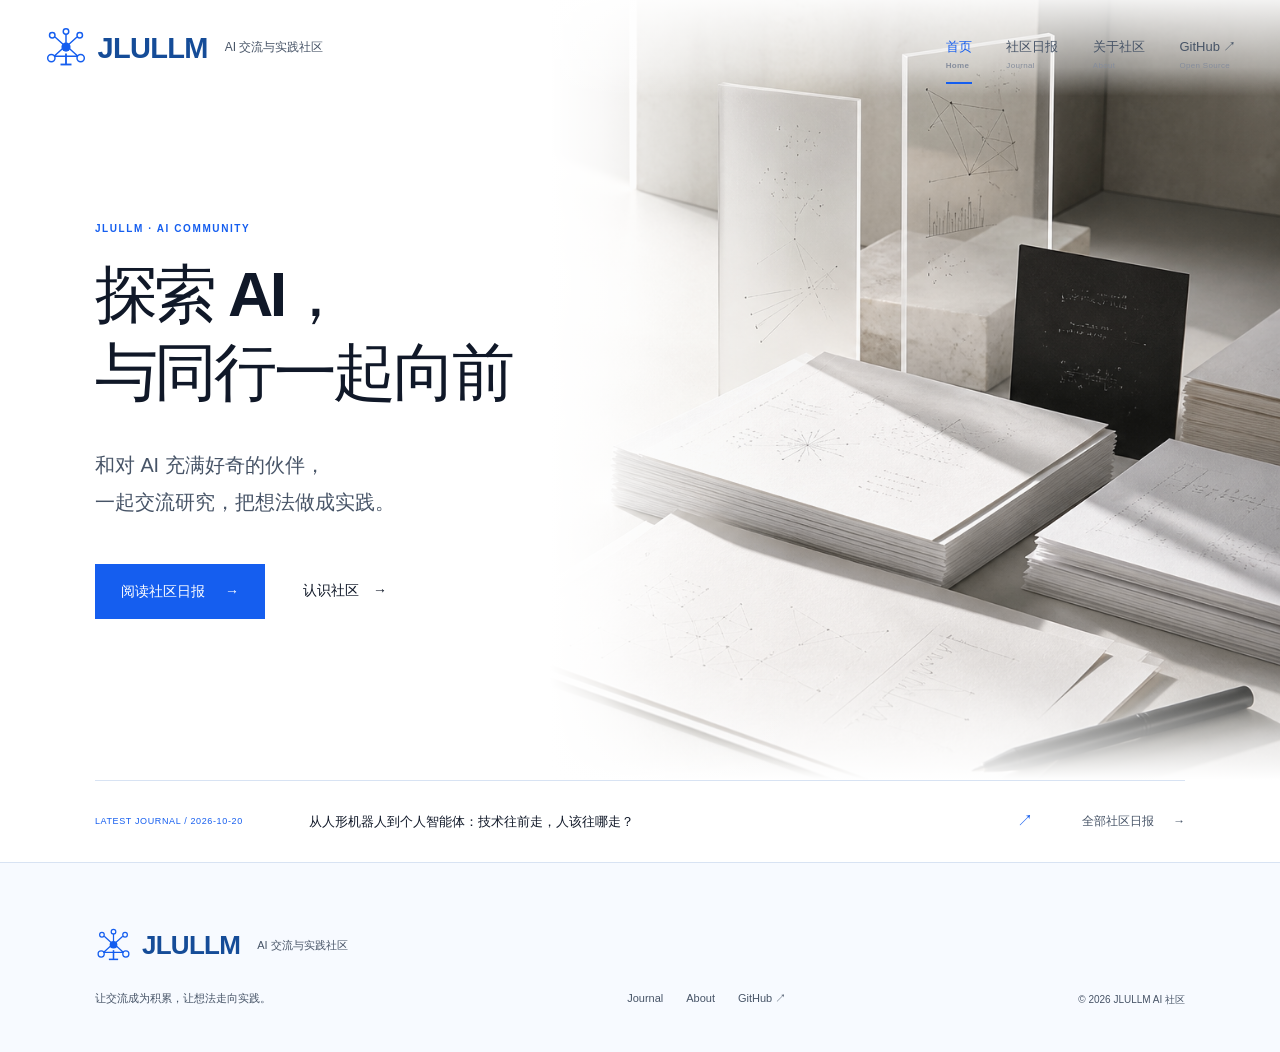
<file: docs/index.html>
<!doctype html><html lang="zh-CN"><head><meta charset="utf-8"><meta name="viewport" content="width=device-width,initial-scale=1"><meta name="description" content="围绕大模型、智能体与真实应用，交流研究、分享实践，把每次讨论变成下一次探索的起点。"><meta name="theme-color" content="#ffffff"><title>首页 · JLULLM AI 社区</title><link rel="icon" href="assets/favicon.svg?v=d4528a0d8d" type="image/svg+xml"><link rel="stylesheet" href="assets/style.css?v=d4528a0d8d"></head><body class="page-home"><a class="skip" href="#main">跳到正文</a><header class="site-header"><a class="brand" href="./" aria-label="JLULLM 首页"><img src="assets/jlullm-mark.svg" alt="" width="44" height="44"><span class="brand-name">JLULLM</span><span class="brand-tagline">AI 交流与实践社区</span></a><button class="menu-toggle" id="menu-toggle" aria-label="打开导航" aria-controls="site-navigation" aria-expanded="false"><span></span><span></span></button><nav class="site-nav" id="site-navigation" aria-label="主导航"><a href="./" aria-current="page"><span>首页</span><small>Home</small></a><a href="daily/"><span>社区日报</span><small>Journal</small></a><a href="about/"><span>关于社区</span><small>About</small></a><a href="https://github.com/goya4140/jlullm-ai-community" target="_blank" rel="noopener"><span>GitHub ↗</span><small>Open Source</small></a></nav></header><main id="main"><section class="home-hero" aria-labelledby="home-title"><div class="hero-copy"><p class="eyebrow">JLULLM · AI COMMUNITY</p><h1 id="home-title">探索 AI，<br>与同行一起向前</h1><p class="hero-lede">和对 AI 充满好奇的伙伴，<br>一起交流研究，把想法做成实践。</p><div class="hero-actions"><a class="button dark" href="daily/">阅读社区日报 <span>→</span></a><a class="text-link" href="about/">认识社区 <span>→</span></a></div></div><div class="hero-visual"><img src="assets/research-table.png" alt="研究桌上的论文、网络结构图、实验草稿与笔记" width="1536" height="1024" fetchpriority="high"></div></section><section class="latest-strip" aria-label="最新一期日报"><a class="latest-note" href="daily/2026-10-20-embodied-ai/"><span>LATEST JOURNAL / 2026-10-20</span><strong>从人形机器人到个人智能体：技术往前走，人该往哪走？</strong><i>↗</i></a><a class="latest-all" href="daily/">全部社区日报 <span>→</span></a></section></main><footer class="site-footer"><div class="footer-main"><a class="brand footer-brand" href="./" aria-label="JLULLM 首页"><img src="assets/jlullm-mark.svg" alt="" width="44" height="44"><span class="brand-name">JLULLM</span><span class="brand-tagline">AI 交流与实践社区</span></a><p>让交流成为积累，让想法走向实践。</p></div><nav class="footer-nav" aria-label="页脚导航"><a href="daily/">Journal</a><a href="about/">About</a><a href="https://github.com/goya4140/jlullm-ai-community" target="_blank" rel="noopener">GitHub ↗</a></nav><p class="copyright">© 2026 JLULLM AI 社区</p></footer><script src="assets/site.js?v=d4528a0d8d" defer></script></body></html>
</file>
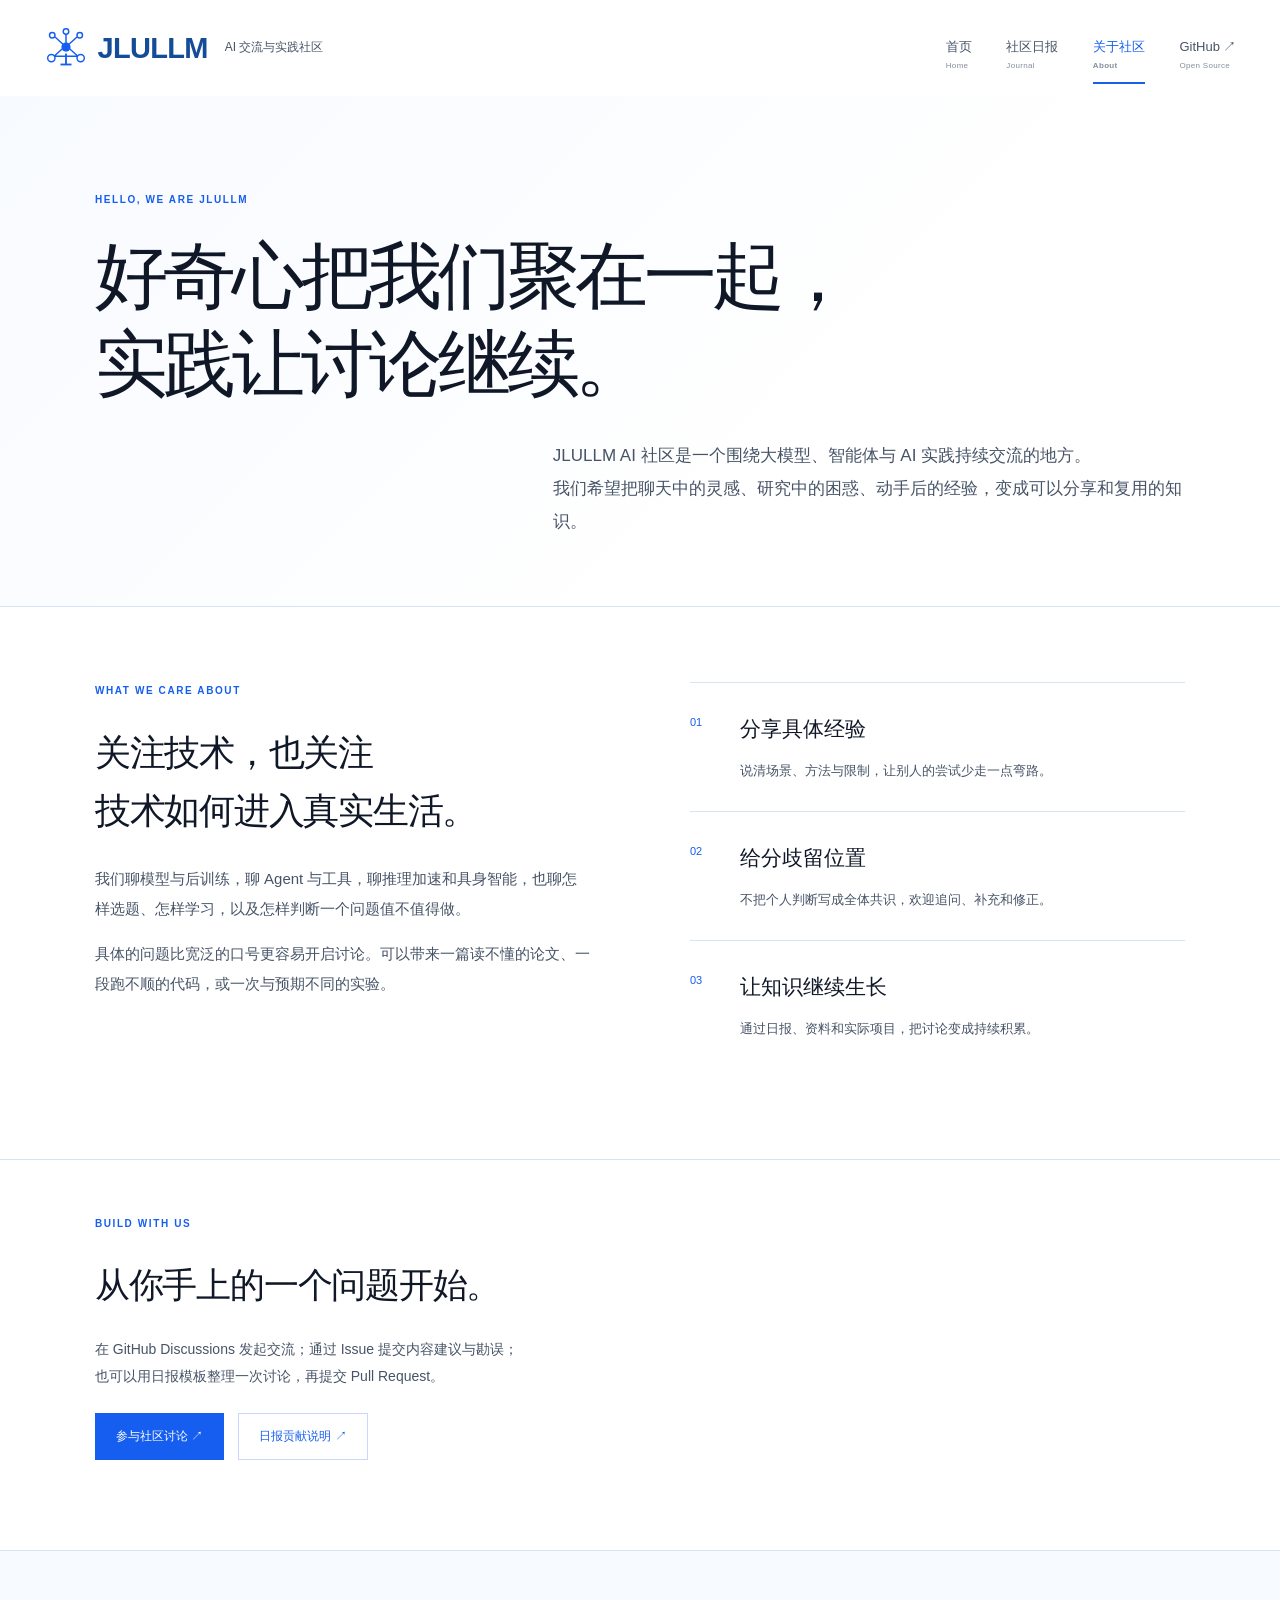
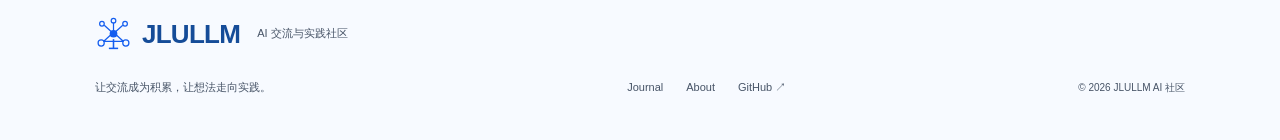
<file: docs/about/index.html>
<!doctype html><html lang="zh-CN"><head><meta charset="utf-8"><meta name="viewport" content="width=device-width,initial-scale=1"><meta name="description" content="围绕大模型、智能体与真实应用，交流研究、分享实践，把每次讨论变成下一次探索的起点。"><meta name="theme-color" content="#ffffff"><title>关于社区 · JLULLM AI 社区</title><link rel="icon" href="../assets/favicon.svg?v=d4528a0d8d" type="image/svg+xml"><link rel="stylesheet" href="../assets/style.css?v=d4528a0d8d"></head><body class="page-about"><a class="skip" href="#main">跳到正文</a><header class="site-header"><a class="brand" href="../" aria-label="JLULLM 首页"><img src="../assets/jlullm-mark.svg" alt="" width="44" height="44"><span class="brand-name">JLULLM</span><span class="brand-tagline">AI 交流与实践社区</span></a><button class="menu-toggle" id="menu-toggle" aria-label="打开导航" aria-controls="site-navigation" aria-expanded="false"><span></span><span></span></button><nav class="site-nav" id="site-navigation" aria-label="主导航"><a href=".././"><span>首页</span><small>Home</small></a><a href="../daily/"><span>社区日报</span><small>Journal</small></a><a href="../about/" aria-current="page"><span>关于社区</span><small>About</small></a><a href="https://github.com/goya4140/jlullm-ai-community" target="_blank" rel="noopener"><span>GitHub ↗</span><small>Open Source</small></a></nav></header><main id="main"><section class="wrap page-intro"><div class="eyebrow">HELLO, WE ARE JLULLM</div><h1>好奇心把我们聚在一起，<br>实践让讨论继续。</h1><p>JLULLM AI 社区是一个围绕大模型、智能体与 AI 实践持续交流的地方。<br>我们希望把聊天中的灵感、研究中的困惑、动手后的经验，变成可以分享和复用的知识。</p></section><section class="wrap about-grid"><div><div class="eyebrow">WHAT WE CARE ABOUT</div><h2>关注技术，也关注<br>技术如何进入真实生活。</h2><p>我们聊模型与后训练，聊 Agent 与工具，聊推理加速和具身智能，也聊怎样选题、怎样学习，以及怎样判断一个问题值不值得做。</p><p>具体的问题比宽泛的口号更容易开启讨论。可以带来一篇读不懂的论文、一段跑不顺的代码，或一次与预期不同的实验。</p></div><div class="principles"><div><span>01</span><h3>分享具体经验</h3><p>说清场景、方法与限制，让别人的尝试少走一点弯路。</p></div><div><span>02</span><h3>给分歧留位置</h3><p>不把个人判断写成全体共识，欢迎追问、补充和修正。</p></div><div><span>03</span><h3>让知识继续生长</h3><p>通过日报、资料和实际项目，把讨论变成持续积累。</p></div></div></section><section class="wrap join-panel"><div><div class="eyebrow">BUILD WITH US</div><h2>从你手上的一个问题开始。</h2><p>在 GitHub Discussions 发起交流；通过 Issue 提交内容建议与勘误；<br>也可以用日报模板整理一次讨论，再提交 Pull Request。</p></div><div class="button-row"><a class="button dark" href="https://github.com/goya4140/jlullm-ai-community/discussions" target="_blank" rel="noopener">参与社区讨论 ↗</a><a class="button outline" href="https://github.com/goya4140/jlullm-ai-community/blob/main/CONTRIBUTING.md" target="_blank" rel="noopener">日报贡献说明 ↗</a></div></section></main><footer class="site-footer"><div class="footer-main"><a class="brand footer-brand" href="../" aria-label="JLULLM 首页"><img src="../assets/jlullm-mark.svg" alt="" width="44" height="44"><span class="brand-name">JLULLM</span><span class="brand-tagline">AI 交流与实践社区</span></a><p>让交流成为积累，让想法走向实践。</p></div><nav class="footer-nav" aria-label="页脚导航"><a href="../daily/">Journal</a><a href="../about/">About</a><a href="https://github.com/goya4140/jlullm-ai-community" target="_blank" rel="noopener">GitHub ↗</a></nav><p class="copyright">© 2026 JLULLM AI 社区</p></footer><script src="../assets/site.js?v=d4528a0d8d" defer></script></body></html>
</file>
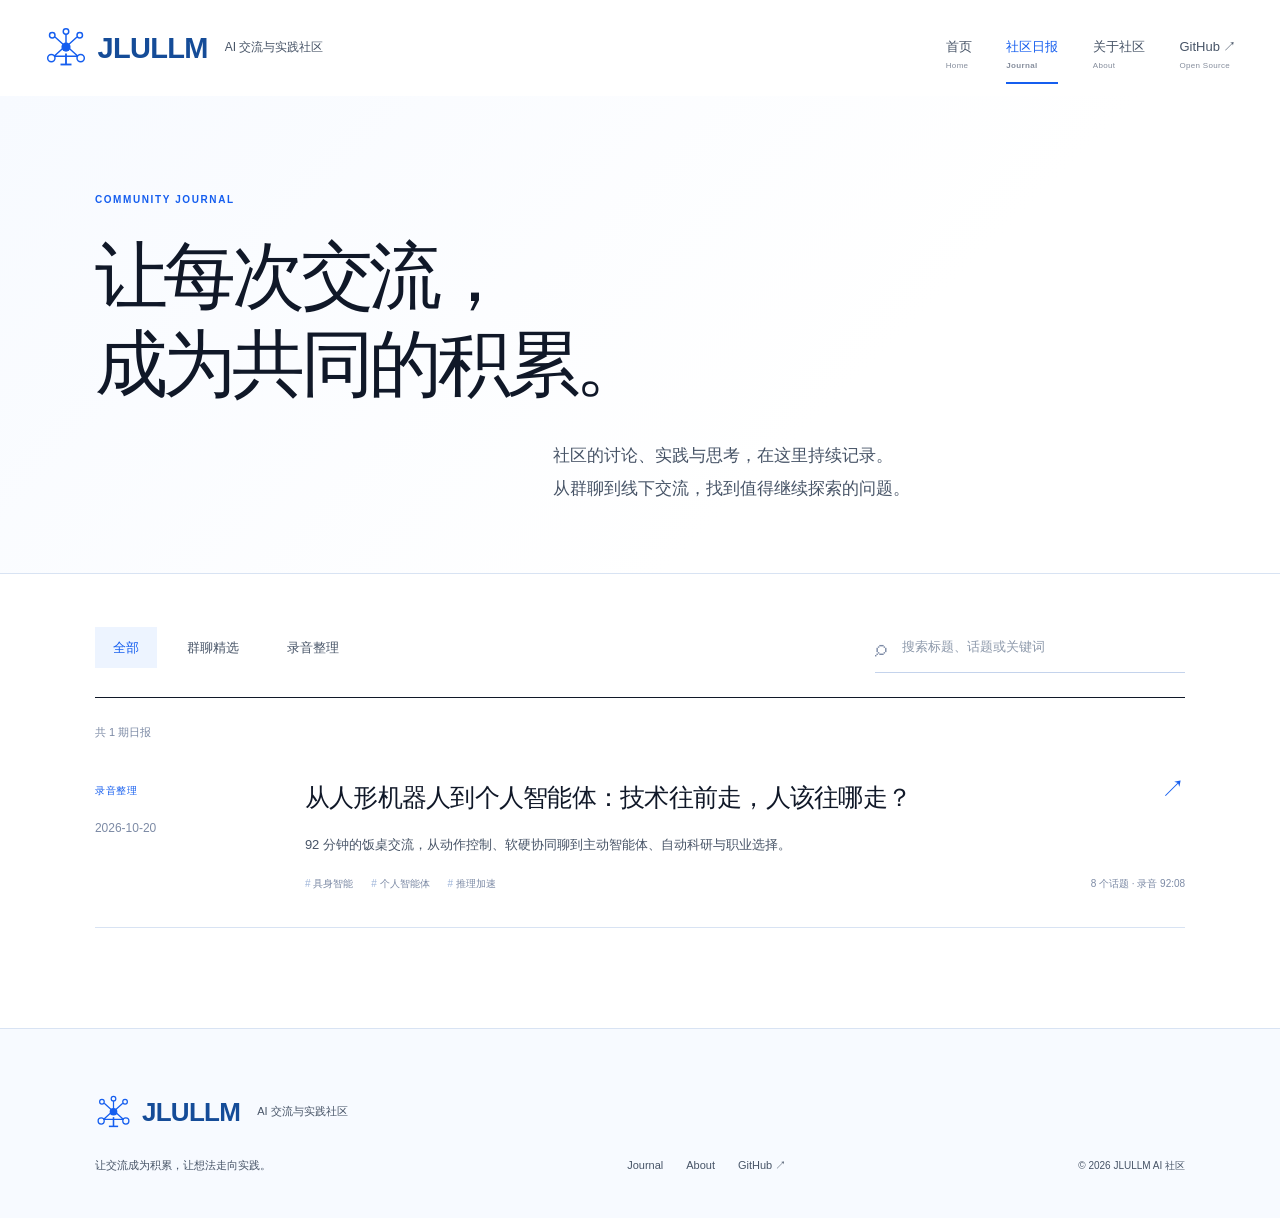
<file: docs/daily/index.html>
<!doctype html><html lang="zh-CN"><head><meta charset="utf-8"><meta name="viewport" content="width=device-width,initial-scale=1"><meta name="description" content="围绕大模型、智能体与真实应用，交流研究、分享实践，把每次讨论变成下一次探索的起点。"><meta name="theme-color" content="#ffffff"><title>社区日报 · JLULLM AI 社区</title><link rel="icon" href="../assets/favicon.svg?v=d4528a0d8d" type="image/svg+xml"><link rel="stylesheet" href="../assets/style.css?v=d4528a0d8d"></head><body class="page-daily"><a class="skip" href="#main">跳到正文</a><header class="site-header"><a class="brand" href="../" aria-label="JLULLM 首页"><img src="../assets/jlullm-mark.svg" alt="" width="44" height="44"><span class="brand-name">JLULLM</span><span class="brand-tagline">AI 交流与实践社区</span></a><button class="menu-toggle" id="menu-toggle" aria-label="打开导航" aria-controls="site-navigation" aria-expanded="false"><span></span><span></span></button><nav class="site-nav" id="site-navigation" aria-label="主导航"><a href=".././"><span>首页</span><small>Home</small></a><a href="../daily/" aria-current="page"><span>社区日报</span><small>Journal</small></a><a href="../about/"><span>关于社区</span><small>About</small></a><a href="https://github.com/goya4140/jlullm-ai-community" target="_blank" rel="noopener"><span>GitHub ↗</span><small>Open Source</small></a></nav></header><main id="main"><section class="wrap page-intro"><div class="eyebrow">COMMUNITY JOURNAL</div><h1>让每次交流，<br>成为共同的积累。</h1><p>社区的讨论、实践与思考，在这里持续记录。<br>从群聊到线下交流，找到值得继续探索的问题。</p></section><section class="wrap archive-section"><div class="archive-tools"><div class="filter-tabs" role="group" aria-label="内容类型"><button class="active" data-filter="all" aria-pressed="true">全部</button><button data-filter="chat" aria-pressed="false">群聊精选</button><button data-filter="recording" aria-pressed="false">录音整理</button></div><label class="search-box"><span>⌕</span><input id="search" type="search" aria-label="搜索日报" placeholder="搜索标题、话题或关键词"></label></div><div class="results-line" id="results" aria-live="polite">共 1 期日报</div><div class="archive-grid" id="digest-list"><a class="digest-card " href="../daily/2026-10-20-embodied-ai/"><div class="card-top"><span class="pill">录音整理</span><time>2026-10-20</time></div><h3>从人形机器人到个人智能体：技术往前走，人该往哪走？</h3><p>92 分钟的饭桌交流，从动作控制、软硬协同聊到主动智能体、自动科研与职业选择。</p><div class="tags"><span class="tag">具身智能</span><span class="tag">个人智能体</span><span class="tag">推理加速</span></div><div class="card-bottom"><span>8 个话题 · 录音 92:08</span><span class="arrow">↗</span></div></a></div><div class="empty-state" id="empty" hidden><span>⌕</span><h3>这里暂时没有对应的日报</h3><p>试试其他关键词，或把这次讨论整理成新一期。</p><button class="button dark" id="reset-filters">查看全部日报</button></div></section></main><footer class="site-footer"><div class="footer-main"><a class="brand footer-brand" href="../" aria-label="JLULLM 首页"><img src="../assets/jlullm-mark.svg" alt="" width="44" height="44"><span class="brand-name">JLULLM</span><span class="brand-tagline">AI 交流与实践社区</span></a><p>让交流成为积累，让想法走向实践。</p></div><nav class="footer-nav" aria-label="页脚导航"><a href="../daily/">Journal</a><a href="../about/">About</a><a href="https://github.com/goya4140/jlullm-ai-community" target="_blank" rel="noopener">GitHub ↗</a></nav><p class="copyright">© 2026 JLULLM AI 社区</p></footer><script src="../assets/site.js?v=d4528a0d8d" defer></script><script type="application/json" id="digest-data">[{"id": "2026-10-20-embodied-ai", "title": "从人形机器人到个人智能体：技术往前走，人该往哪走？", "subtitle": "92 分钟的饭桌交流，从动作控制、软硬协同聊到主动智能体、自动科研与职业选择。", "summary": "技术在加速，选方向的讨论最终回到基本功、反馈质量，以及识别真实需求的判断力。", "tags": ["具身智能", "个人智能体", "推理加速", "研究复盘"], "type": "recording", "date": "2026-10-20", "topic_text": "机器人能跳舞之后，下一步是把动作执行与任务生成接起来 讨论从机器人追踪动作的方式切入。发言人1把过去的路线概括为：先有一段参考动作，再训练机器人复现；他更看好全身实时遥操，让底层控制器能够追踪更多不同的动作。他以录音中提到的 Sonic 项目为例，解释大量运动轨迹如何支持更广的动作覆盖。大家随即追问：这些数据是视频还是关节轨迹、以什么格式存储、采集成本如何。 真正的分歧落在人形机器人的价值上。发言人3认为，当前技术还未充分发挥人形结构的优势；发言人1则把目光放得更远：人类活动数据丰富，生活环境也围绕人设计，通用人形有机会同时承接家务与运动陪伴。他提出一个工程判断：如果稳定的底层动作执行器与上层动作生成能够解耦，任务规划就更容易往上接。 这份乐观并未变成现场验证。发言人1预测 2027 年可能出现运动陪练产品，并用“洗碗、陪跑、打球”的多任务价值解释用户为什么可能付费。这是他的产品判断；发言人3对当前成熟度的保留意见，也应当一起留下。 FPGA 部署聊到最后：加速靠的是理解模型怎么算 一位参与 FPGA 项目的同学介绍了在可编程硬件上部署 Llama、适配注意力计算的经历。提问者最初把这件事理解成“设计一个类似 CPU 的处理器”，随后才逐渐对齐：工作需要读懂模型的计算流程，再围绕板上资源安排计算。 讨论落到了具体模块：位置编码、QK 矩阵乘法、Softmax、PV 矩阵乘法。算子本身的数学含义未必改变，但计算顺序、并行拆分和资源利用方式可以调整。所谓软硬协同，要求做硬件的人也理解软件与模型，才能知道该优化哪里。 端侧同学补充，CPU、GPU、NPU 的算子分配通常先交给厂商工具链，出现某段计算反而变慢时，再手动调整。现场也提到延迟、首 token 时间等指标。不过“十倍二十倍”的加速说法没有给出基线和测试条件，转写里的权重容量单位也不清楚，本期不把它们写成性能结论。 个人 Agent 的下一道题：什么时候该主动提醒你 发言人2想要的个人智能体，能够综合随身摄像头、手表和其他传感器的信息，形成更完整的个人上下文。发言人3马上把愿景拆成工程问题：设备的通信方式、算力不同，每种数据该怎样处理？讨论由此从“接入更多设备”转向“如何整合异构信息”。 线上数据也有边界。与会者指出，不同应用之间的生态壁垒会限制智能体能知道什么；线下数据虽然值得探索，却又遇到采集设备、信息密度和回报周期的问题。讨论没有给出一个已经成熟的统一方案。 最具体的需求出现在投稿场景：还有一份 checklist 未填写，系统应当及时提醒。发言人2由此强调 proactive——主动触发能力。他期待 AI 根据工作状态推进下一步，减少用户反复打开工具询问进度。大家认为，这类能力的难点包含真实用户偏好数据，而工业界与学术界拥有的数据条件并不相同。 RSI 为什么在代码上好验证，到了科学绘图却难改好 聊到想转向更有技术壁垒的方向，发言人2拿自己做过的 RSI 实验举例。他讨论的是借助外部反馈，迭代改进工具或执行框架的做法，并不必然涉及重新训练模型。其体验是：在带有人类主观偏好的任务里，自动迭代效果很不稳定，经常需要人工介入。 代码任务相对容易构造反馈：测试是否通过、程序能否运行，通常能在环境中检查。科学绘图一类任务则很难仅靠人为编写的 rubric 给出可靠评价。问题不只在于改得够不够多，还在于模型有没有找对问题，以及提出的修改能否真正解决它。 发言人2特别提到，有时模型能指出问题，却不知道怎么改；有时连问题本身都没有提对。这使讨论从“多跑几轮就会变好”转到了评价信号的质量。这里记录的是一位实践者在特定任务中的经验，不足以推出所有人类偏好任务都无法通过自我改进受益。 AutoResearch 能搜索组合，研究者仍要判断什么问题值得做 发言人2结合参与 AutoResearch 框架测试的经历，提出一个观察：模型能从已有方法中挑选、组合出有效方案，带来指标提升，但问题选择与方法的新意仍会卡住。即使给定一篇论文，要求基于其弱点继续研究，也可能遇到提问不合理或方案过于简单的问题。 他把这种差异描述为“组合搜索”与“启发式创新”的差别，并用会议层次表达自己对成果水平的判断。由于现场没有展示论文、评审意见或实验材料，这部分适合作为经验分享，不能当作自动科研能力的统一评级。 讨论随后转向 AI 辅助数学研究：即使工具擅长试错、检索和验证，研究者仍可提供方向，把通用能力推到具体问题的极致。到后半场，大家又把问题拉回自己：当 AI 能参与写论文、做项目，数量之外，更需要说明选题为什么重要、自己贡献了什么判断。 AI 会安慰人，就能说它有情感吗？讨论先卡在定义上 发言人2从电影与情感计算研究聊起，区分了几个层面：模型能否表现出合适的情绪回应、内部是否存在可分析的情绪相关表征，以及它是否拥有人的主观情感体验。现场讨论说明，这些问题很容易在交流中被混在一起。 发言人1则追问，“理解”与“情感”的定义是否足够清楚，以及我们对人类自身的解释是否已经完备。两人的分歧没有收束为一个明确答案，而是把话题推向了认知、主观体验与可解释性的边界。 录音中提到了可解释性研究与情绪向量，但未提供论文链接。日报保留这条讨论线索，不将其改写成“研究已经证明模型拥有情感”。从讨论中可以提炼出的产品问题是：当我们说 AI 有情商时，究竟在评价可观察的交互行为，还是在提出关于主观体验的命题？ 担心应用被下一代模型覆盖，大家把选方向聊成了选能力 一位同学担忧，自己做的绘图自动化、视觉重构等应用，会被下一轮模型能力覆盖，因此想转向推理加速或数据工程。这种担忧获得了回应，但讨论也提醒：越基础的岗位越看重可检验的基本功，选择一个听起来更坚实的方向，并不能省掉积累。 发言人1给出的另一条路径是，先在模型公司积累能力，再进入具体行业改造业务流程。他在现场把这类路径称为“IB”，强调两项本领：把任务指令与 Skill 写清楚，以及判断哪里该用模型、哪里该用规则。其价值最终要落在业务中能解决什么问题。 讨论里还有一个很实用的自测：看到一项工作时，能否主动指出几个可以改进的地方？这比追逐一个热门名词更接近独立判断。临近散场，有人问什么职业会一直存在，回答没有指向一个岗位，而是落在判断力，以及与人沟通、协调和推进事情的能力上。 World Model 与 Agent：大家追问的是模型和工程各贡献了什么 临近尾声，话题转到 World Model、可交互世界与心智模型。发言人2最初把世界模型理解为具身智能的训练场：能否先生成一个可交互环境，让机器人在里面迭代？另一位发言人则提出保留意见，认为这种关联还需要更多证据来说明。 类似的追问也出现在 Agent 上。发言人1认为，部分 Agent 的长期独立价值需要接受更强基座模型的检验；发言人2把问题归纳为：效果究竟来自模型已有的智能，还是外部工程带来的提升？这并没有导向“Agent 没价值”的统一结论，而是要求把贡献拆开看。 现场提到的产品演示、岗位变化和心智模型论文都缺少可直接核对的材料。因此，本期将它们保留为后续调研线索。真正可以延续的问题是：生成一个可交互世界、训练一个可靠行动系统，以及做好具体任务的工具框架，分别需要怎样的验证？"}]</script><script src="../assets/archive.js" defer></script></body></html>
</file>
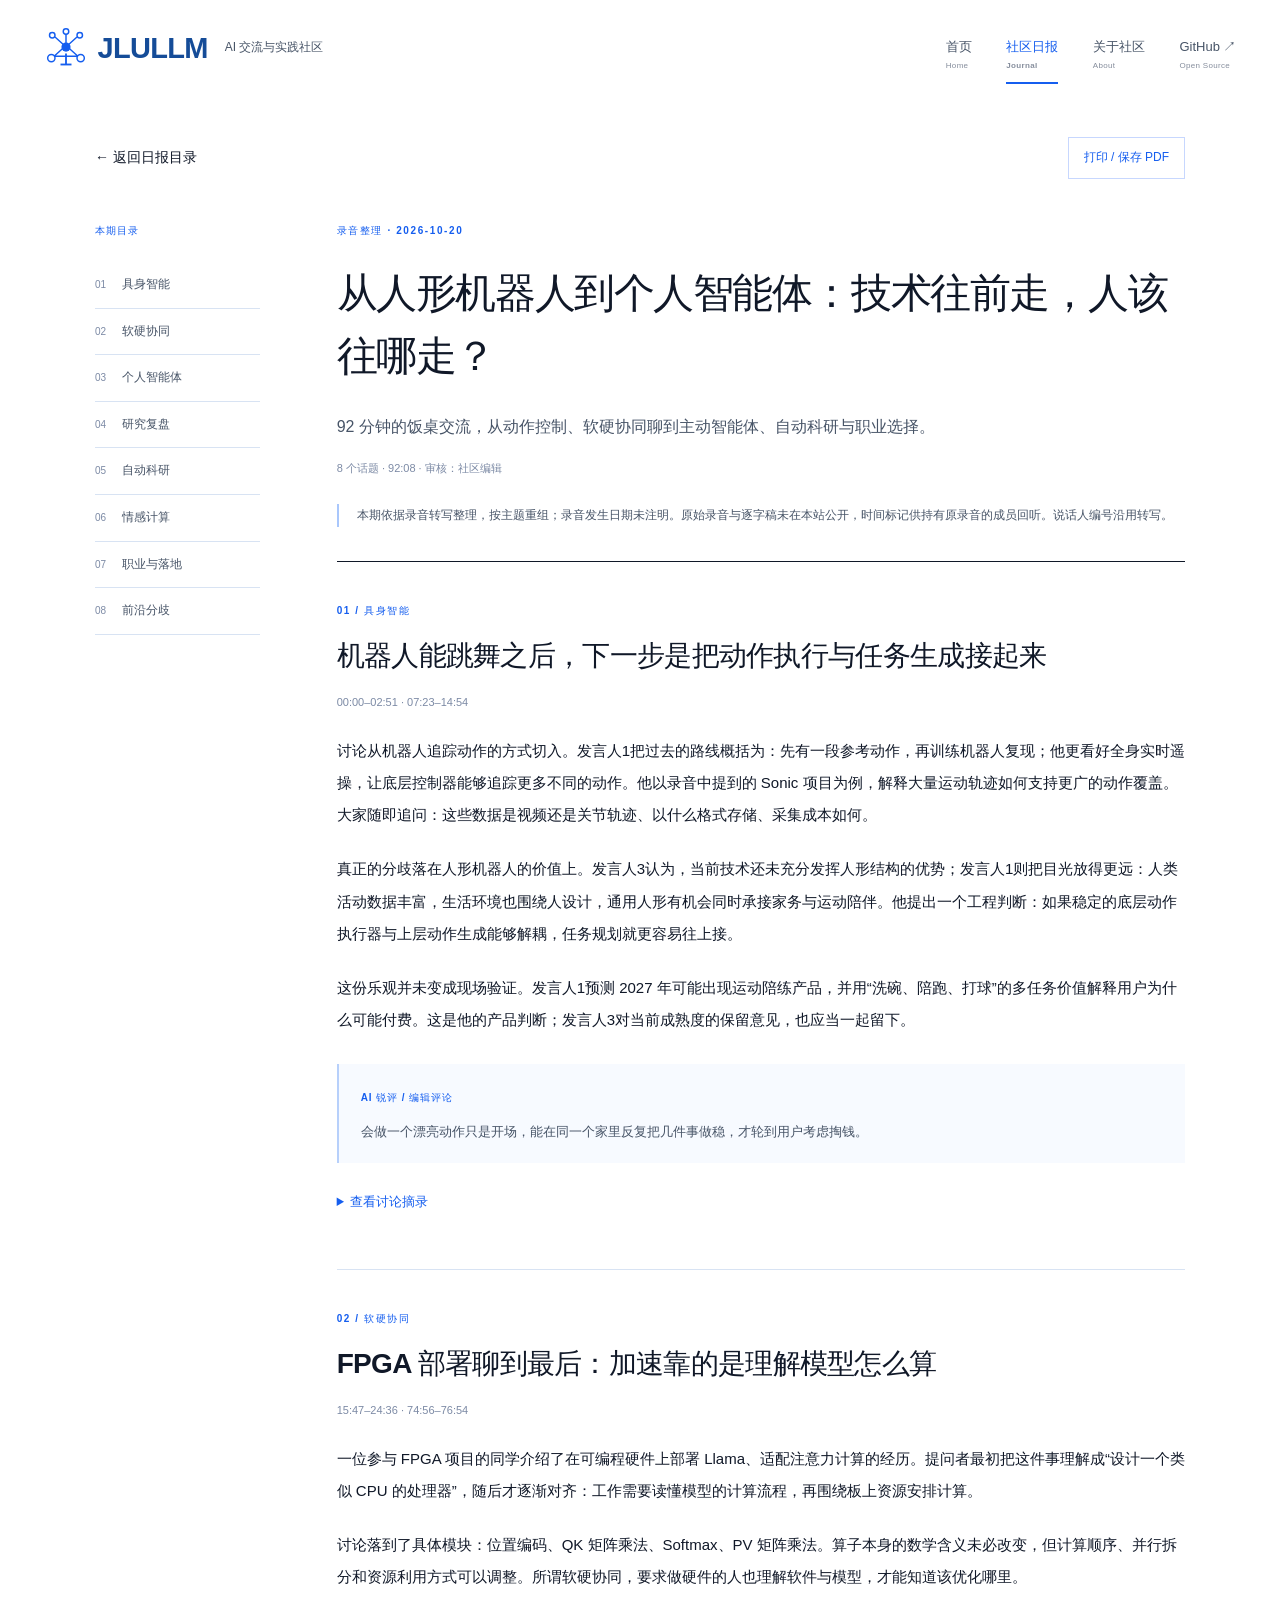
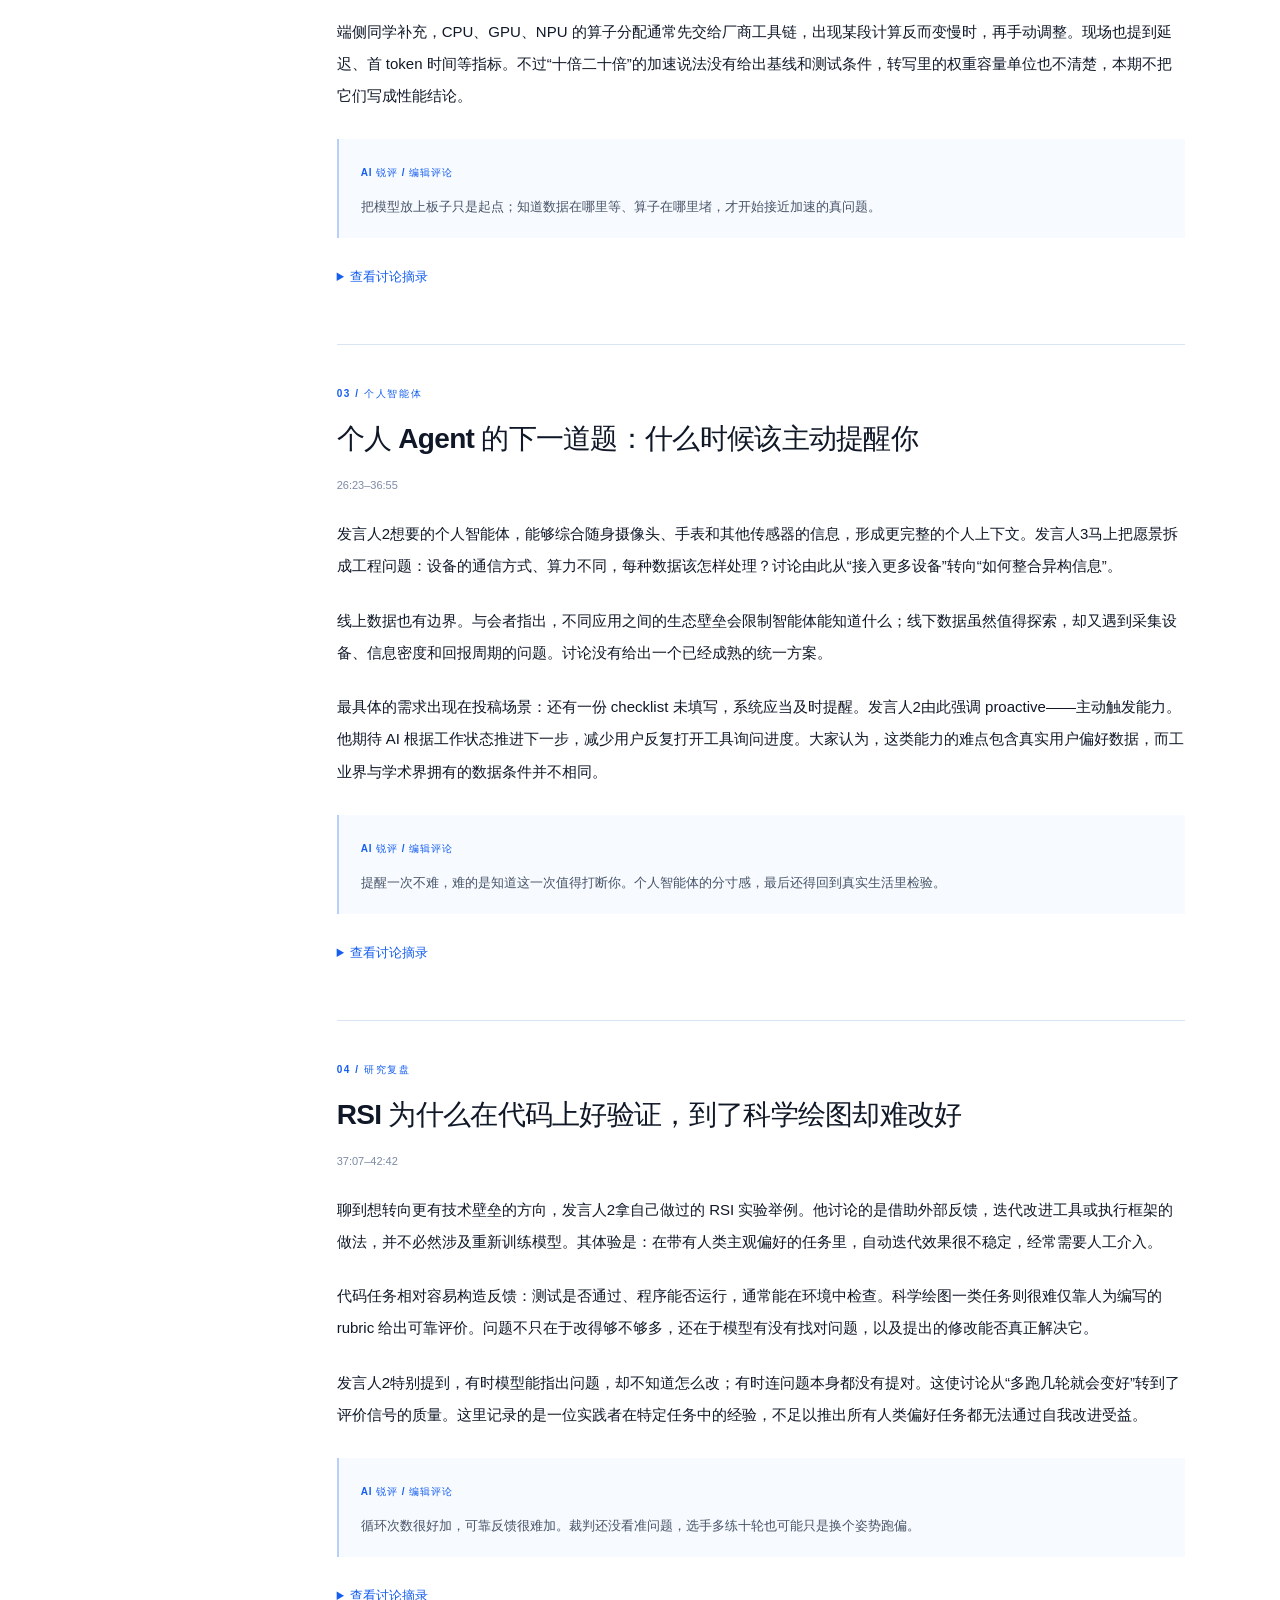
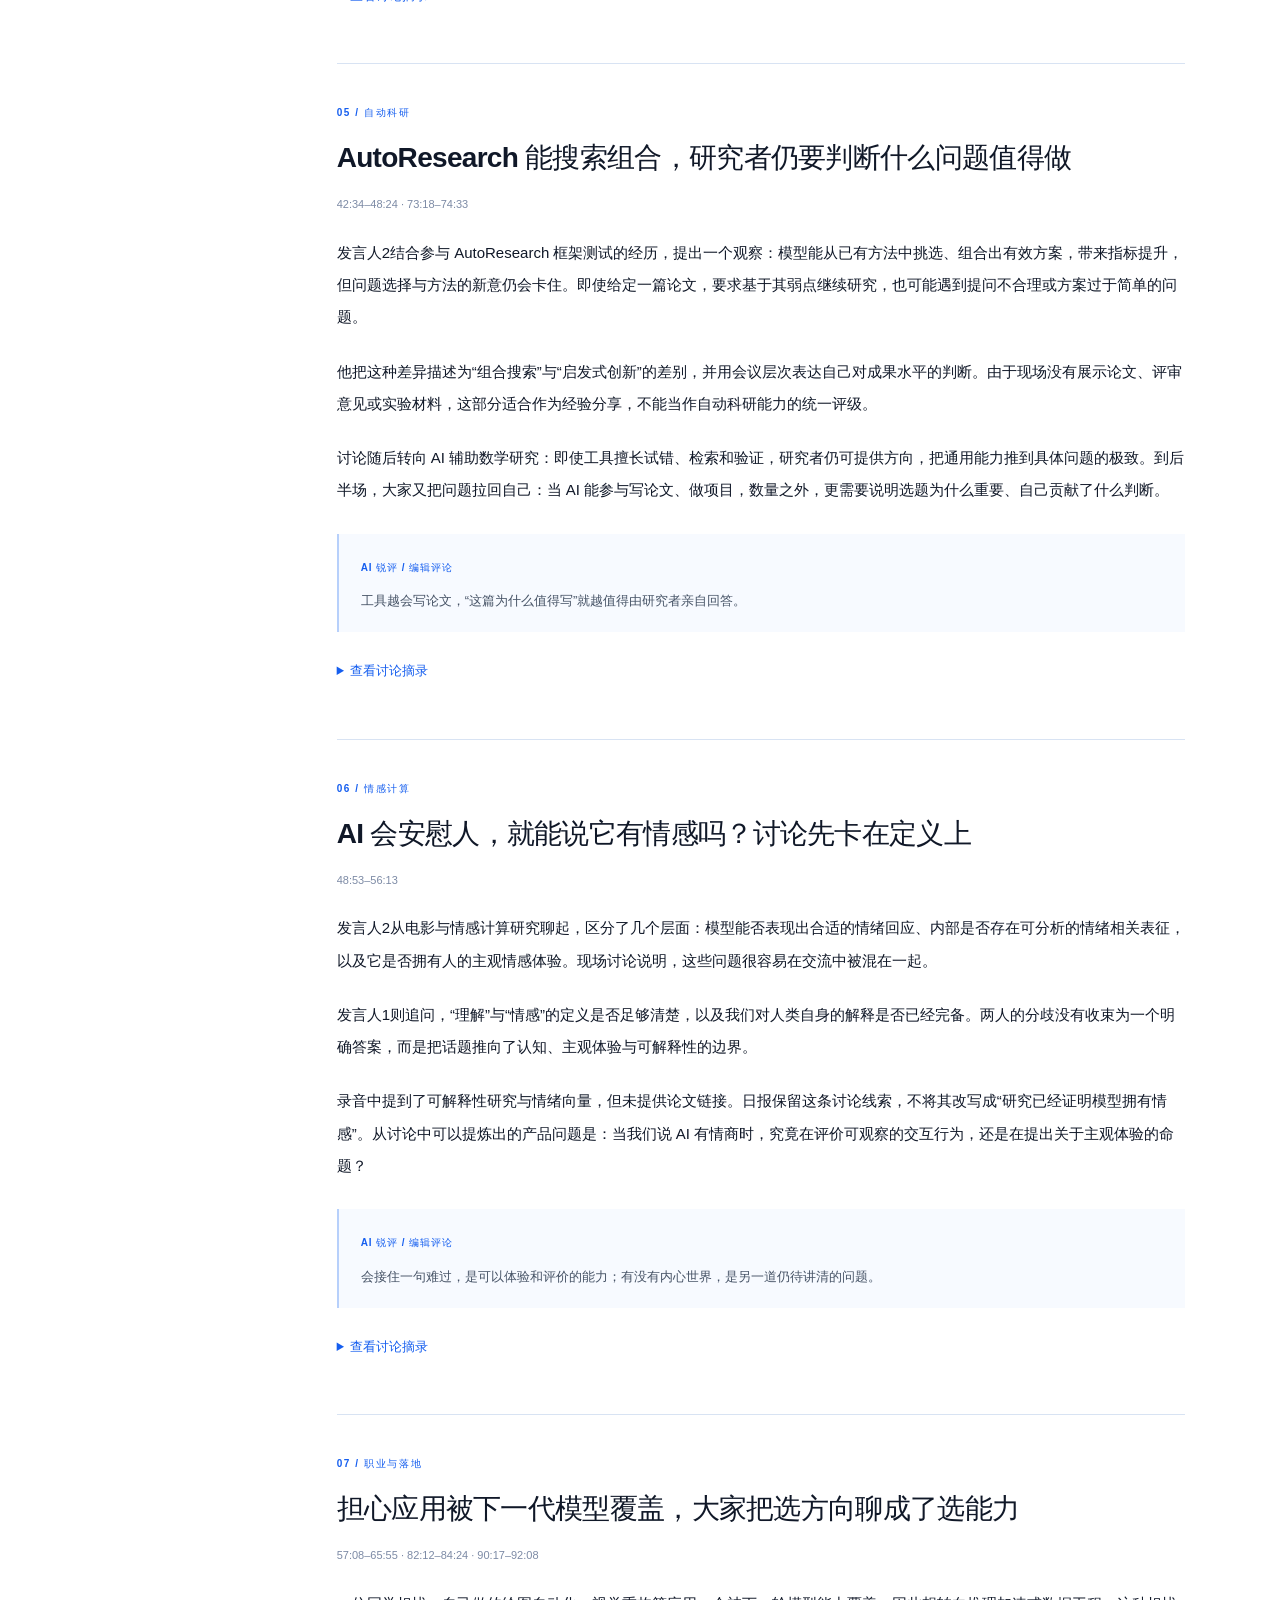
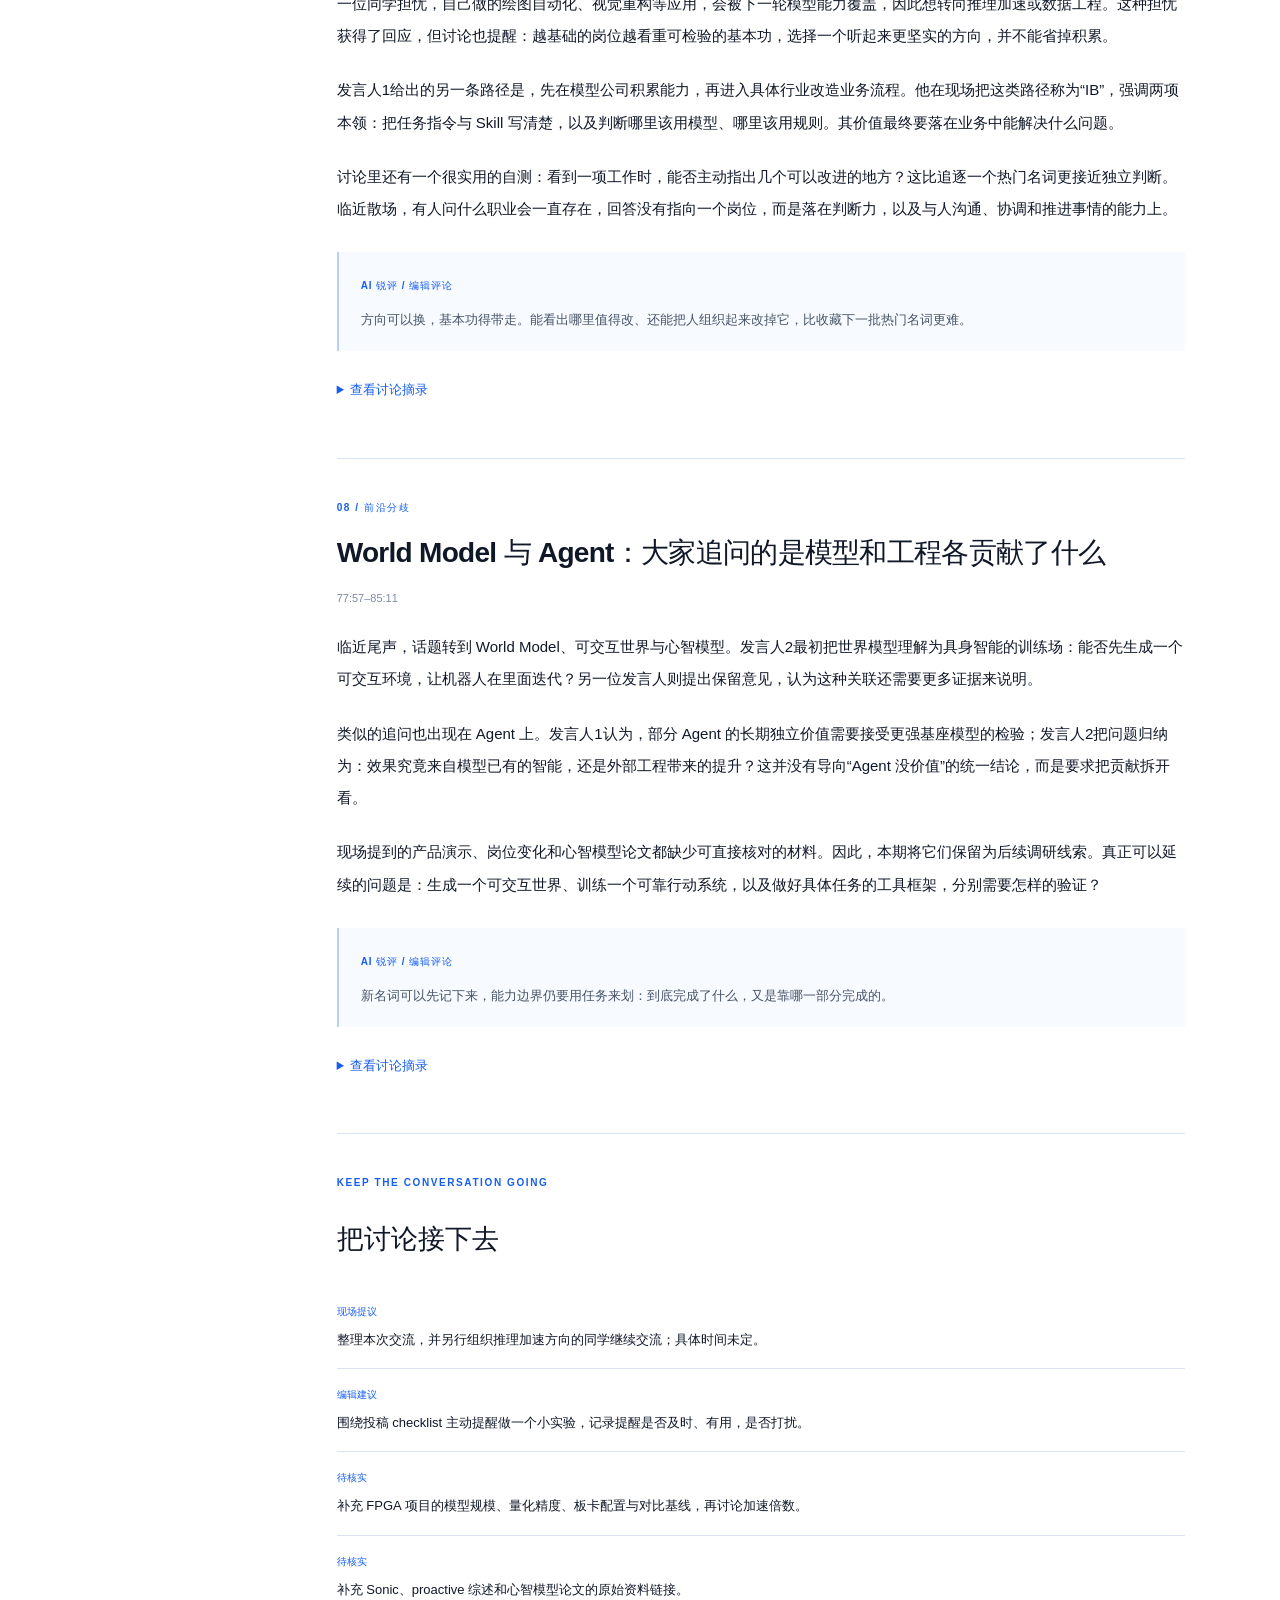
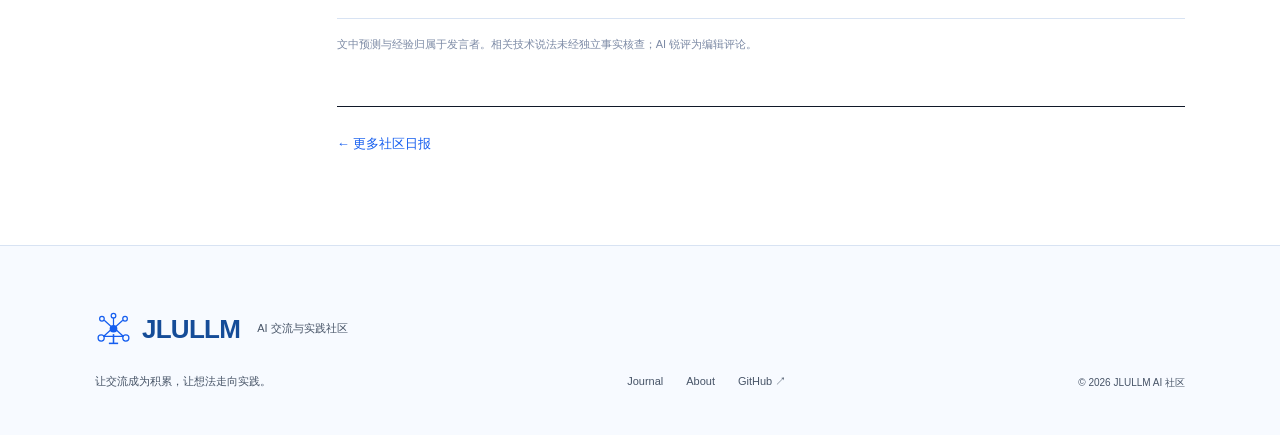
<file: docs/daily/2026-10-20-embodied-ai/index.html>
<!doctype html><html lang="zh-CN"><head><meta charset="utf-8"><meta name="viewport" content="width=device-width,initial-scale=1"><meta name="description" content="技术在加速，选方向的讨论最终回到基本功、反馈质量，以及识别真实需求的判断力。"><meta name="theme-color" content="#ffffff"><title>从人形机器人到个人智能体：技术往前走，人该往哪走？ · JLULLM AI 社区</title><link rel="icon" href="../../assets/favicon.svg?v=d4528a0d8d" type="image/svg+xml"><link rel="stylesheet" href="../../assets/style.css?v=d4528a0d8d"></head><body class="page-daily"><a class="skip" href="#main">跳到正文</a><header class="site-header"><a class="brand" href="../../" aria-label="JLULLM 首页"><img src="../../assets/jlullm-mark.svg" alt="" width="44" height="44"><span class="brand-name">JLULLM</span><span class="brand-tagline">AI 交流与实践社区</span></a><button class="menu-toggle" id="menu-toggle" aria-label="打开导航" aria-controls="site-navigation" aria-expanded="false"><span></span><span></span></button><nav class="site-nav" id="site-navigation" aria-label="主导航"><a href="../.././"><span>首页</span><small>Home</small></a><a href="../../daily/" aria-current="page"><span>社区日报</span><small>Journal</small></a><a href="../../about/"><span>关于社区</span><small>About</small></a><a href="https://github.com/goya4140/jlullm-ai-community" target="_blank" rel="noopener"><span>GitHub ↗</span><small>Open Source</small></a></nav></header><main id="main"><div class="wrap reading-top"><a class="text-link" href="../">← 返回日报目录</a><button class="small-button" id="print-page">打印 / 保存 PDF</button></div><div class="wrap reading-layout"><nav class="reading-nav" aria-label="本期话题"><b>本期目录</b><a href="#topic-1"><span>01</span>具身智能</a><a href="#topic-2"><span>02</span>软硬协同</a><a href="#topic-3"><span>03</span>个人智能体</a><a href="#topic-4"><span>04</span>研究复盘</a><a href="#topic-5"><span>05</span>自动科研</a><a href="#topic-6"><span>06</span>情感计算</a><a href="#topic-7"><span>07</span>职业与落地</a><a href="#topic-8"><span>08</span>前沿分歧</a></nav><div class="reading-body"><header class="article-header"><div class="eyebrow">录音整理 · 2026-10-20</div><h1>从人形机器人到个人智能体：技术往前走，人该往哪走？</h1><p class="article-subtitle">92 分钟的饭桌交流，从动作控制、软硬协同聊到主动智能体、自动科研与职业选择。</p><div class="article-meta">8 个话题 · 92:08 · 审核：社区编辑</div><div class="source-note">本期依据录音转写整理，按主题重组；录音发生日期未注明。原始录音与逐字稿未在本站公开，时间标记供持有原录音的成员回听。说话人编号沿用转写。</div></header><article class="topic-article" id="topic-1"><div class="eyebrow">01 / 具身智能</div><h2>机器人能跳舞之后，下一步是把动作执行与任务生成接起来</h2><div class="article-time">00:00–02:51 · 07:23–14:54</div><p>讨论从机器人追踪动作的方式切入。发言人1把过去的路线概括为：先有一段参考动作，再训练机器人复现；他更看好全身实时遥操，让底层控制器能够追踪更多不同的动作。他以录音中提到的 Sonic 项目为例，解释大量运动轨迹如何支持更广的动作覆盖。大家随即追问：这些数据是视频还是关节轨迹、以什么格式存储、采集成本如何。</p><p>真正的分歧落在人形机器人的价值上。发言人3认为，当前技术还未充分发挥人形结构的优势；发言人1则把目光放得更远：人类活动数据丰富，生活环境也围绕人设计，通用人形有机会同时承接家务与运动陪伴。他提出一个工程判断：如果稳定的底层动作执行器与上层动作生成能够解耦，任务规划就更容易往上接。</p><p>这份乐观并未变成现场验证。发言人1预测 2027 年可能出现运动陪练产品，并用“洗碗、陪跑、打球”的多任务价值解释用户为什么可能付费。这是他的产品判断；发言人3对当前成熟度的保留意见，也应当一起留下。</p><aside class="editor-note"><b>AI 锐评 / 编辑评论</b><p>会做一个漂亮动作只是开场，能在同一个家里反复把几件事做稳，才轮到用户考虑掏钱。</p></aside><details><summary>查看讨论摘录</summary><blockquote><p>当前的技术可能没有办法发挥人形的这个最大优势。</p><cite>发言人3 · 07:23</cite></blockquote><blockquote><p>那我已经有一个稳定的动作执行器，那我下一步不是要做动作生成吗？</p><cite>发言人1 · 10:43</cite></blockquote><small>摘录依来源整理，删去部分重复口头语；公开范围见本期来源说明。</small></details><div class="related-links"></div></article><article class="topic-article" id="topic-2"><div class="eyebrow">02 / 软硬协同</div><h2>FPGA 部署聊到最后：加速靠的是理解模型怎么算</h2><div class="article-time">15:47–24:36 · 74:56–76:54</div><p>一位参与 FPGA 项目的同学介绍了在可编程硬件上部署 Llama、适配注意力计算的经历。提问者最初把这件事理解成“设计一个类似 CPU 的处理器”，随后才逐渐对齐：工作需要读懂模型的计算流程，再围绕板上资源安排计算。</p><p>讨论落到了具体模块：位置编码、QK 矩阵乘法、Softmax、PV 矩阵乘法。算子本身的数学含义未必改变，但计算顺序、并行拆分和资源利用方式可以调整。所谓软硬协同，要求做硬件的人也理解软件与模型，才能知道该优化哪里。</p><p>端侧同学补充，CPU、GPU、NPU 的算子分配通常先交给厂商工具链，出现某段计算反而变慢时，再手动调整。现场也提到延迟、首 token 时间等指标。不过“十倍二十倍”的加速说法没有给出基线和测试条件，转写里的权重容量单位也不清楚，本期不把它们写成性能结论。</p><aside class="editor-note"><b>AI 锐评 / 编辑评论</b><p>把模型放上板子只是起点；知道数据在哪里等、算子在哪里堵，才开始接近加速的真问题。</p></aside><details><summary>查看讨论摘录</summary><blockquote><p>比如说像计算的顺序之类的那种。</p><cite>发言人2 · 21:33</cite></blockquote><blockquote><p>而且还可以就是怎么把这个板子的资源用到最最最大嘛。</p><cite>发言人1 · 21:38</cite></blockquote><small>摘录依来源整理，删去部分重复口头语；公开范围见本期来源说明。</small></details><div class="related-links"></div></article><article class="topic-article" id="topic-3"><div class="eyebrow">03 / 个人智能体</div><h2>个人 Agent 的下一道题：什么时候该主动提醒你</h2><div class="article-time">26:23–36:55</div><p>发言人2想要的个人智能体，能够综合随身摄像头、手表和其他传感器的信息，形成更完整的个人上下文。发言人3马上把愿景拆成工程问题：设备的通信方式、算力不同，每种数据该怎样处理？讨论由此从“接入更多设备”转向“如何整合异构信息”。</p><p>线上数据也有边界。与会者指出，不同应用之间的生态壁垒会限制智能体能知道什么；线下数据虽然值得探索，却又遇到采集设备、信息密度和回报周期的问题。讨论没有给出一个已经成熟的统一方案。</p><p>最具体的需求出现在投稿场景：还有一份 checklist 未填写，系统应当及时提醒。发言人2由此强调 proactive——主动触发能力。他期待 AI 根据工作状态推进下一步，减少用户反复打开工具询问进度。大家认为，这类能力的难点包含真实用户偏好数据，而工业界与学术界拥有的数据条件并不相同。</p><aside class="editor-note"><b>AI 锐评 / 编辑评论</b><p>提醒一次不难，难的是知道这一次值得打断你。个人智能体的分寸感，最后还得回到真实生活里检验。</p></aside><details><summary>查看讨论摘录</summary><blockquote><p>当时有一个 checklist 还没有写，然后 dog 就提醒我了。</p><cite>发言人2 · 32:15</cite></blockquote><blockquote><p>就主动交互能力。</p><cite>发言人1 · 32:25</cite></blockquote><small>摘录依来源整理，删去部分重复口头语；公开范围见本期来源说明。</small></details><div class="related-links"></div></article><article class="topic-article" id="topic-4"><div class="eyebrow">04 / 研究复盘</div><h2>RSI 为什么在代码上好验证，到了科学绘图却难改好</h2><div class="article-time">37:07–42:42</div><p>聊到想转向更有技术壁垒的方向，发言人2拿自己做过的 RSI 实验举例。他讨论的是借助外部反馈，迭代改进工具或执行框架的做法，并不必然涉及重新训练模型。其体验是：在带有人类主观偏好的任务里，自动迭代效果很不稳定，经常需要人工介入。</p><p>代码任务相对容易构造反馈：测试是否通过、程序能否运行，通常能在环境中检查。科学绘图一类任务则很难仅靠人为编写的 rubric 给出可靠评价。问题不只在于改得够不够多，还在于模型有没有找对问题，以及提出的修改能否真正解决它。</p><p>发言人2特别提到，有时模型能指出问题，却不知道怎么改；有时连问题本身都没有提对。这使讨论从“多跑几轮就会变好”转到了评价信号的质量。这里记录的是一位实践者在特定任务中的经验，不足以推出所有人类偏好任务都无法通过自我改进受益。</p><aside class="editor-note"><b>AI 锐评 / 编辑评论</b><p>循环次数很好加，可靠反馈很难加。裁判还没看准问题，选手多练十轮也可能只是换个姿势跑偏。</p></aside><details><summary>查看讨论摘录</summary><blockquote><p>有时候他问题提对了但是他不知道怎么改，但有时候甚至他问题都没有提对。</p><cite>发言人2 · 40:51</cite></blockquote><small>摘录依来源整理，删去部分重复口头语；公开范围见本期来源说明。</small></details><div class="related-links"></div></article><article class="topic-article" id="topic-5"><div class="eyebrow">05 / 自动科研</div><h2>AutoResearch 能搜索组合，研究者仍要判断什么问题值得做</h2><div class="article-time">42:34–48:24 · 73:18–74:33</div><p>发言人2结合参与 AutoResearch 框架测试的经历，提出一个观察：模型能从已有方法中挑选、组合出有效方案，带来指标提升，但问题选择与方法的新意仍会卡住。即使给定一篇论文，要求基于其弱点继续研究，也可能遇到提问不合理或方案过于简单的问题。</p><p>他把这种差异描述为“组合搜索”与“启发式创新”的差别，并用会议层次表达自己对成果水平的判断。由于现场没有展示论文、评审意见或实验材料，这部分适合作为经验分享，不能当作自动科研能力的统一评级。</p><p>讨论随后转向 AI 辅助数学研究：即使工具擅长试错、检索和验证，研究者仍可提供方向，把通用能力推到具体问题的极致。到后半场，大家又把问题拉回自己：当 AI 能参与写论文、做项目，数量之外，更需要说明选题为什么重要、自己贡献了什么判断。</p><aside class="editor-note"><b>AI 锐评 / 编辑评论</b><p>工具越会写论文，“这篇为什么值得写”就越值得由研究者亲自回答。</p></aside><details><summary>查看讨论摘录</summary><blockquote><p>现在你就得去思考，就说，哎，什么才是你真正能拿出来的东西。</p><cite>发言人2 · 74:00</cite></blockquote><small>摘录依来源整理，删去部分重复口头语；公开范围见本期来源说明。</small></details><div class="related-links"></div></article><article class="topic-article" id="topic-6"><div class="eyebrow">06 / 情感计算</div><h2>AI 会安慰人，就能说它有情感吗？讨论先卡在定义上</h2><div class="article-time">48:53–56:13</div><p>发言人2从电影与情感计算研究聊起，区分了几个层面：模型能否表现出合适的情绪回应、内部是否存在可分析的情绪相关表征，以及它是否拥有人的主观情感体验。现场讨论说明，这些问题很容易在交流中被混在一起。</p><p>发言人1则追问，“理解”与“情感”的定义是否足够清楚，以及我们对人类自身的解释是否已经完备。两人的分歧没有收束为一个明确答案，而是把话题推向了认知、主观体验与可解释性的边界。</p><p>录音中提到了可解释性研究与情绪向量，但未提供论文链接。日报保留这条讨论线索，不将其改写成“研究已经证明模型拥有情感”。从讨论中可以提炼出的产品问题是：当我们说 AI 有情商时，究竟在评价可观察的交互行为，还是在提出关于主观体验的命题？</p><aside class="editor-note"><b>AI 锐评 / 编辑评论</b><p>会接住一句难过，是可以体验和评价的能力；有没有内心世界，是另一道仍待讲清的问题。</p></aside><details><summary>查看讨论摘录</summary><blockquote><p>你怎么去定义机器人有没有人类情感？</p><cite>发言人2 · 50:42</cite></blockquote><blockquote><p>因为他太主观了，就是有非常多什么是理解。</p><cite>发言人1 · 52:32</cite></blockquote><small>摘录依来源整理，删去部分重复口头语；公开范围见本期来源说明。</small></details><div class="related-links"></div></article><article class="topic-article" id="topic-7"><div class="eyebrow">07 / 职业与落地</div><h2>担心应用被下一代模型覆盖，大家把选方向聊成了选能力</h2><div class="article-time">57:08–65:55 · 82:12–84:24 · 90:17–92:08</div><p>一位同学担忧，自己做的绘图自动化、视觉重构等应用，会被下一轮模型能力覆盖，因此想转向推理加速或数据工程。这种担忧获得了回应，但讨论也提醒：越基础的岗位越看重可检验的基本功，选择一个听起来更坚实的方向，并不能省掉积累。</p><p>发言人1给出的另一条路径是，先在模型公司积累能力，再进入具体行业改造业务流程。他在现场把这类路径称为“IB”，强调两项本领：把任务指令与 Skill 写清楚，以及判断哪里该用模型、哪里该用规则。其价值最终要落在业务中能解决什么问题。</p><p>讨论里还有一个很实用的自测：看到一项工作时，能否主动指出几个可以改进的地方？这比追逐一个热门名词更接近独立判断。临近散场，有人问什么职业会一直存在，回答没有指向一个岗位，而是落在判断力，以及与人沟通、协调和推进事情的能力上。</p><aside class="editor-note"><b>AI 锐评 / 编辑评论</b><p>方向可以换，基本功得带走。能看出哪里值得改、还能把人组织起来改掉它，比收藏下一批热门名词更难。</p></aside><details><summary>查看讨论摘录</summary><blockquote><p>你保不齐模型下一轮迭代之后，他的能力就把这个空给填补掉了。</p><cite>发言人2 · 62:18</cite></blockquote><blockquote><p>判断力，你的判断力是一直存在的，没有什么职业会一直存在。</p><cite>发言人1 · 91:11</cite></blockquote><small>摘录依来源整理，删去部分重复口头语；公开范围见本期来源说明。</small></details><div class="related-links"></div></article><article class="topic-article" id="topic-8"><div class="eyebrow">08 / 前沿分歧</div><h2>World Model 与 Agent：大家追问的是模型和工程各贡献了什么</h2><div class="article-time">77:57–85:11</div><p>临近尾声，话题转到 World Model、可交互世界与心智模型。发言人2最初把世界模型理解为具身智能的训练场：能否先生成一个可交互环境，让机器人在里面迭代？另一位发言人则提出保留意见，认为这种关联还需要更多证据来说明。</p><p>类似的追问也出现在 Agent 上。发言人1认为，部分 Agent 的长期独立价值需要接受更强基座模型的检验；发言人2把问题归纳为：效果究竟来自模型已有的智能，还是外部工程带来的提升？这并没有导向“Agent 没价值”的统一结论，而是要求把贡献拆开看。</p><p>现场提到的产品演示、岗位变化和心智模型论文都缺少可直接核对的材料。因此，本期将它们保留为后续调研线索。真正可以延续的问题是：生成一个可交互世界、训练一个可靠行动系统，以及做好具体任务的工具框架，分别需要怎样的验证？</p><aside class="editor-note"><b>AI 锐评 / 编辑评论</b><p>新名词可以先记下来，能力边界仍要用任务来划：到底完成了什么，又是靠哪一部分完成的。</p></aside><details><summary>查看讨论摘录</summary><blockquote><p>看你那个性能到底是工程带来的能力提升还是模型本身具备的智能。</p><cite>发言人2 · 83:34</cite></blockquote><small>摘录依来源整理，删去部分重复口头语；公开范围见本期来源说明。</small></details><div class="related-links"></div></article><section class="followups"><div class="eyebrow">KEEP THE CONVERSATION GOING</div><h2>把讨论接下去</h2><ul><li><span>现场提议</span>整理本次交流，并另行组织推理加速方向的同学继续交流；具体时间未定。</li><li><span>编辑建议</span>围绕投稿 checklist 主动提醒做一个小实验，记录提醒是否及时、有用，是否打扰。</li><li><span>待核实</span>补充 FPGA 项目的模型规模、量化精度、板卡配置与对比基线，再讨论加速倍数。</li><li><span>待核实</span>补充 Sonic、proactive 综述和心智模型论文的原始资料链接。</li></ul><p class="muted">文中预测与经验归属于发言者。相关技术说法未经独立事实核查；AI 锐评为编辑评论。</p></section><div class="article-next"><a href="../">← 更多社区日报</a></div></div></div></main><footer class="site-footer"><div class="footer-main"><a class="brand footer-brand" href="../../" aria-label="JLULLM 首页"><img src="../../assets/jlullm-mark.svg" alt="" width="44" height="44"><span class="brand-name">JLULLM</span><span class="brand-tagline">AI 交流与实践社区</span></a><p>让交流成为积累，让想法走向实践。</p></div><nav class="footer-nav" aria-label="页脚导航"><a href="../../daily/">Journal</a><a href="../../about/">About</a><a href="https://github.com/goya4140/jlullm-ai-community" target="_blank" rel="noopener">GitHub ↗</a></nav><p class="copyright">© 2026 JLULLM AI 社区</p></footer><script src="../../assets/site.js?v=d4528a0d8d" defer></script><script src="../../assets/article.js" defer></script></body></html>
</file>
<file: docs/assets/style.css>
:root {
  --ink: #101828;
  --muted: #475467;
  --soft: #7c8aa5;
  --line: #d8e3f3;
  --paper: #fff;
  --blue: #155eef;
  --blue-deep: #0b4dcc;
  --blue-soft: #edf4ff;
  --blue-pale: #f7faff;
  --page-pad: clamp(24px, 4.6vw, 72px);
  --content-pad: calc(var(--page-pad) + 36px);
  --header-height: 96px;
  font-family: 'PingFang SC', 'Microsoft YaHei', -apple-system, sans-serif;
  font-synthesis: none;
  text-rendering: optimizeLegibility;
  color: var(--ink);
  background: var(--paper);
}
* { box-sizing: border-box; }
html { scroll-behavior: smooth; }
body { margin: 0; min-width: 320px; line-height: 1.8; background: var(--paper); -webkit-font-smoothing: antialiased; }
body:not(.page-home) main { padding-top: var(--header-height); }
button, input, textarea { font: inherit; }
a { color: inherit; text-decoration: none; }
button { cursor: pointer; }
button:disabled { cursor: not-allowed; opacity: .45; }
button:focus-visible, a:focus-visible, input:focus-visible, textarea:focus-visible, summary:focus-visible { outline: 3px solid #a7c7ff; outline-offset: 4px; }
[hidden] { display: none !important; }
::selection { background: #d7e7ff; }
.skip { position: fixed; top: -80px; left: 20px; z-index: 100; background: var(--blue); color: #fff; padding: 10px 20px; }
.skip:focus { top: 12px; }
.wrap { max-width: 1440px; margin: 0 auto; padding-left: var(--content-pad); padding-right: var(--content-pad); }
.site-header { position: absolute; z-index: 20; top: 0; left: 0; width: 100%; height: var(--header-height); padding: 0 clamp(24px, 3.4vw, 52px); display: flex; align-items: center; justify-content: space-between; gap: 30px; }
.page-home .site-header { background: linear-gradient(180deg, #ffffffeb, #ffffff70 70%, transparent); }
.brand { display: flex; align-items: center; gap: 10px; white-space: nowrap; }
.brand img { display: block; flex: 0 0 auto; }
.brand-name { color: #154c98; font-size: 29px; font-weight: 600; letter-spacing: -.7px; }
.brand-tagline { margin-left: 7px; color: var(--muted); font-size: 12px; font-weight: 400; }
.site-nav { display: flex; align-items: center; gap: clamp(22px, 2.7vw, 42px); }
.site-nav a { position: relative; padding: 24px 0 11px; display: grid; gap: 1px; font-size: 13px; color: var(--muted); line-height: 1.7; }
.site-nav a small { font-size: 8px; color: #858d9c; letter-spacing: .04em; }
.site-nav a:after { content: ''; position: absolute; left: 0; bottom: 0; height: 2px; width: 0; background: var(--blue); transition: width .18s ease; }
.site-nav a:hover:after, .site-nav a[aria-current]:after { width: 100%; }
.site-nav a[aria-current] { color: var(--blue); font-weight: 650; }
.menu-toggle { display: none; }
.eyebrow { margin: 0; color: var(--blue); font-size: 10px; font-weight: 650; letter-spacing: .16em; text-transform: uppercase; }
.home-hero { position: relative; min-height: min(780px, calc(100svh - 95px)); padding: 142px var(--page-pad) 75px; display: grid; grid-template-columns: minmax(380px, .84fr) minmax(500px, 1.16fr); overflow: hidden; }
.hero-copy { position: relative; z-index: 3; align-self: center; padding: 10px 0 18px 36px; }
.hero-copy h1 { margin: 18px 0 0; font-size: clamp(54px, 4.9vw, 76px); line-height: 1.24; letter-spacing: -.055em; font-weight: 650; white-space: nowrap; }
.hero-lede { margin: 35px 0 0; color: var(--muted); font-size: clamp(17px, 1.55vw, 23px); line-height: 1.9; }
.hero-actions { margin-top: 42px; display: flex; align-items: center; gap: 38px; }
.button { min-height: 55px; padding: 0 25px; border: 1px solid transparent; display: inline-flex; align-items: center; justify-content: center; gap: 20px; font-size: 14px; line-height: 1.8; border-radius: 0; transition: background-color .16s ease, transform .16s ease; }
.button:not(:disabled):hover { transform: translateY(-2px); }
.dark { background: var(--blue); color: #fff; font-weight: 600; }
.dark:hover { background: var(--blue-deep); }
.outline { background: #fff; border-color: #c7d7fe; color: var(--blue); }
.outline:hover { background: var(--blue-soft); }
.text-link { min-height: 44px; display: inline-flex; align-items: center; gap: 14px; font-size: 14px; font-weight: 600; border-bottom: 1px solid transparent; }
.text-link:hover { border-color: currentColor; }
.hero-visual { position: absolute; z-index: 1; top: 0; right: 0; width: 57%; height: 100%; background: #f5f5f4; overflow: hidden; }
.hero-visual:after { content: ''; position: absolute; inset: 0; background: linear-gradient(90deg, #fff 0%, #ffffffd9 7%, #ffffff55 20%, transparent 34%), linear-gradient(0deg, #fff 0%, #ffffff00 15%); pointer-events: none; }
.hero-visual img { width: 100%; height: 100%; object-fit: cover; object-position: 100% center; display: block; transform: scale(1.08); transform-origin: right center; filter: brightness(1.06) contrast(.94) saturate(.72); }
.latest-strip { display: grid; grid-template-columns: 1fr auto; align-items: center; gap: 45px; margin: 0 var(--content-pad); padding: 26px 0; border-top: 1px solid var(--line); }
.latest-note { display: grid; grid-template-columns: 190px minmax(0, 1fr) 20px; gap: 24px; align-items: center; }
.latest-note>span { color: var(--blue); font-size: 9px; letter-spacing: .07em; }
.latest-note strong { font-size: 13px; font-weight: 500; white-space: nowrap; overflow: hidden; text-overflow: ellipsis; }
.latest-note i { font-style: normal; color: var(--blue); }
.latest-note:hover strong { color: var(--blue); }
.latest-all { font-size: 12px; color: var(--muted); white-space: nowrap; }
.latest-all span { margin-left: 16px; }
.site-footer { min-height: 190px; padding: 43px var(--content-pad); display: grid; grid-template-columns: 1.2fr 1fr auto; gap: 45px; align-items: end; background: var(--blue-pale); color: var(--muted); font-size: 11px; border-top: 1px solid var(--line); }
.footer-brand .brand-name { font-size: 26px; }
.footer-brand img { width: 37px; height: 37px; }
.footer-brand .brand-tagline { font-size: 11px; }
.footer-main p { margin: 20px 0 0; }
.footer-nav { display: flex; flex-wrap: wrap; gap: 15px 23px; }
.footer-nav a:hover { color: var(--blue); }
.copyright { margin: 0; white-space: nowrap; font-size: 10px; }
.page-intro { min-height: 450px; padding-top: 95px; padding-bottom: 68px; background: linear-gradient(135deg, var(--blue-pale), #fff 65%); border-bottom: 1px solid var(--line); max-width: none; }
.page-intro h1 { max-width: 1120px; margin: 23px 0 0; font-size: clamp(46px, 5.7vw, 78px); line-height: 1.2; letter-spacing: -.06em; font-weight: 620; }
.page-intro>p { max-width: 690px; margin: 32px 0 0 42%; color: var(--muted); font-size: 17px; line-height: 1.95; }
.page-intro.compact { min-height: 350px; padding-top: 72px; padding-bottom: 55px; }
.page-intro.compact h1 { font-size: clamp(38px, 4.6vw, 64px); }
.page-intro.compact>p { margin-left: 0; max-width: none; font-size: 16px; }
.highlight { color: var(--blue); }
.archive-section { padding-top: 48px; padding-bottom: 100px; min-height: 420px; }
.archive-tools { display: flex; justify-content: space-between; gap: 24px; border-bottom: 1px solid var(--ink); padding-bottom: 24px; align-items: center; }
.filter-tabs { display: flex; gap: 12px; }
.filter-tabs button { font-size: 13px; padding: 9px 18px; border: 0; background: transparent; color: var(--muted); }
.filter-tabs button.active { color: var(--blue); background: var(--blue-soft); }
.search-box { display: flex; gap: 12px; align-items: center; border-bottom: 1px solid #c4d3ec; padding: 5px 0; width: 310px; }
.search-box>span { font-size: 23px; color: var(--soft); line-height: 1; }
.search-box input { border: 0; background: transparent; width: 100%; min-width: 0; padding: 8px 3px; font-size: 13px; color: var(--ink); }
.results-line { font-size: 11px; color: var(--soft); margin: 25px 0 0; }
.archive-grid { display: block; }
.digest-card { display: grid; grid-template-columns: 170px minmax(0, 1fr) 110px; column-gap: 40px; padding: 34px 0; border-bottom: 1px solid var(--line); }
.card-top { grid-row: 1 / 4; display: flex; flex-direction: column; align-items: start; gap: 18px; color: var(--soft); font-size: 12px; padding-top: 5px; }
.pill { color: var(--blue); font-size: 10px; font-weight: 600; letter-spacing: .08em; }
.digest-card h3 { grid-column: 2; grid-row: 1; margin: 0; font-size: 25px; line-height: 1.65; letter-spacing: -.03em; font-weight: 600; }
.digest-card:hover h3 { color: var(--blue); }
.digest-card>p { grid-column: 2; margin: 15px 0 18px; color: var(--muted); font-size: 13px; line-height: 1.9; }
.tags { grid-column: 2; display: flex; flex-wrap: wrap; gap: 8px 18px; }
.tag { color: var(--soft); font-size: 10px; }
.tag:before { content: '# '; color: #9cb3d8; }
.card-bottom { grid-column: 3; grid-row: 1 / 4; display: flex; flex-direction: column-reverse; justify-content: space-between; align-items: end; text-align: right; color: var(--soft); font-size: 10px; gap: 24px; }
.arrow { font-size: 24px; color: var(--blue); line-height: 1; }
.archive-cta { margin-top: 36px; padding: 22px 0; display: flex; align-items: center; justify-content: space-between; color: var(--muted); font-size: 14px; }
.archive-cta .text-link { color: var(--blue); }
.empty-state { text-align: center; padding: 60px 20px; }
.empty-state>span { font-size: 40px; color: var(--soft); }
.empty-state h3 { font-size: 22px; font-weight: 550; }
.empty-state p { font-size: 14px; color: var(--muted); margin-bottom: 30px; }
.reading-top { padding-top: 40px; padding-bottom: 42px; display: flex; justify-content: space-between; align-items: center; }
.small-button { border: 1px solid #c7d7fe; background: #fff; color: var(--blue); padding: 9px 15px; font-size: 12px; }
.reading-layout { display: grid; grid-template-columns: 165px minmax(0, 1fr); gap: clamp(40px, 6vw, 100px); padding-bottom: 90px; max-width: 1360px; }
.reading-nav { position: sticky; top: 35px; align-self: start; font-size: 12px; }
.reading-nav b { display: block; color: var(--blue); font-size: 10px; letter-spacing: .12em; font-weight: 600; margin-bottom: 22px; }
.reading-nav a { display: block; border-bottom: 1px solid var(--line); padding: 12px 0; color: var(--muted); }
.reading-nav a:hover { color: var(--blue); }
.reading-nav a span { color: var(--soft); font-size: 10px; margin-right: 16px; }
.article-header { border-bottom: 1px solid var(--ink); padding-bottom: 34px; }
.article-header h1 { margin: 22px 0; font-size: clamp(31px, 3.2vw, 46px); font-weight: 600; line-height: 1.55; letter-spacing: -.035em; }
.article-subtitle { color: var(--muted); font-size: 16px; line-height: 2; }
.article-meta, .article-time { color: var(--soft); font-size: 11px; }
.source-note { margin-top: 25px; color: var(--muted); font-size: 12px; line-height: 1.95; padding-left: 18px; border-left: 2px solid #a9c7fc; }
.topic-article { padding: 40px 0; border-bottom: 1px solid var(--line); scroll-margin-top: 30px; }
.topic-article h2 { font-size: 28px; line-height: 1.6; letter-spacing: -.025em; font-weight: 600; margin: 14px 0; }
.topic-article>p { font-size: 15px; line-height: 2.15; margin: 22px 0; }
.editor-note { background: var(--blue-pale); border-left: 2px solid #b7d0fb; padding: 18px 22px; margin: 27px 0; }
.editor-note b { color: var(--blue); font-size: 10px; font-weight: 600; letter-spacing: .09em; }
.editor-note p { color: var(--muted); font-size: 13px; margin: 8px 0 0; line-height: 2; }
details { font-size: 13px; }
summary { color: var(--blue); cursor: pointer; }
blockquote { border-left: 1px solid #b9cce9; margin: 22px 0; padding-left: 20px; }
blockquote p { margin: 0 0 8px; }
cite { font-style: normal; color: var(--soft); font-size: 11px; }
details small { color: var(--soft); font-size: 11px; }
.related-links { display: flex; flex-wrap: wrap; gap: 15px; margin-top: 16px; font-size: 12px; color: var(--blue); }
.related-links a:hover { text-decoration: underline; }
.followups { padding: 40px 0; }
.followups h2 { font-size: 27px; font-weight: 600; }
.followups ul { padding: 0; list-style: none; }
.followups li { border-bottom: 1px solid var(--line); padding: 17px 0; font-size: 13px; }
.followups li span { display: block; color: var(--blue); font-size: 10px; margin-bottom: 7px; }
.muted { color: var(--soft); font-size: 11px; }
.article-next { display: flex; justify-content: space-between; gap: 20px; padding-top: 25px; border-top: 1px solid var(--ink); font-size: 13px; color: var(--blue); }
textarea { resize: vertical; line-height: 1.95; }
textarea::placeholder, input::placeholder { color: #8d99ab; }
.button-row { display: flex; align-items: center; gap: 14px; flex-wrap: wrap; margin-top: 23px; }
.button-row .button { min-height: 47px; padding: 9px 20px; font-size: 12px; }
.about-grid { display: grid; grid-template-columns: 1fr 1fr; gap: 100px; padding-top: 75px; padding-bottom: 90px; }
.about-grid h2 { font-size: 36px; line-height: 1.6; font-weight: 550; letter-spacing: -.035em; margin: 24px 0; }
.about-grid p { font-size: 15px; line-height: 2; color: var(--muted); }
.principles>div { border-top: 1px solid var(--line); padding: 27px 0 27px 50px; position: relative; }
.principles span { position: absolute; left: 0; top: 30px; color: var(--blue); font-size: 11px; }
.principles h3 { font-size: 21px; font-weight: 550; margin: 0 0 10px; }
.principles p { font-size: 13px; margin: 0; }
.join-panel { padding-top: 55px; padding-bottom: 90px; border-top: 1px solid var(--line); }
.join-panel h2 { font-size: 35px; letter-spacing: -.035em; font-weight: 550; margin: 20px 0; }
.join-panel p { color: var(--muted); font-size: 14px; line-height: 1.95; }
@media (min-width: 1550px) {
  .hero-copy { padding-left: 55px; }
  .home-hero { min-height: 820px; }
}
@media (max-width: 1120px) {
  :root { --content-pad: var(--page-pad); }
  .brand-tagline { display: none; }
  .site-nav { gap: 24px; }
  .site-nav a { font-size: 12px; }
  .home-hero { grid-template-columns: minmax(340px, 1fr) 1fr; }
  .hero-copy { padding-left: 0; }
  .hero-copy h1 { font-size: 56px; }
  .latest-note { grid-template-columns: 160px minmax(0, 1fr) 15px; gap: 15px; }
  .latest-all { display: none; }
  .latest-strip { grid-template-columns: 1fr; }
  .site-footer { gap: 25px; grid-template-columns: 1fr 1fr; }
  .copyright { grid-column: 1 / -1; }
  .digest-card { grid-template-columns: 130px minmax(0, 1fr) 90px; gap: 25px; }
  .about-grid { gap: 55px; }
}
@media (max-width: 820px) {
  :root { --header-height: 76px; }
  body.menu-is-open { overflow: hidden; }
  .site-header { height: var(--header-height); padding: 0 var(--page-pad); }
  .brand-name { font-size: 25px; }
  .brand img { width: 36px; height: 36px; }
  .menu-toggle { display: grid; gap: 6px; z-index: 22; position: relative; background: transparent; border: 0; padding: 12px 0 12px 12px; }
  .menu-toggle span { width: 24px; height: 1px; background: var(--ink); transition: transform .18s; }
  .menu-toggle[aria-expanded=true] span:first-child { transform: translateY(3.5px) rotate(45deg); }
  .menu-toggle[aria-expanded=true] span:last-child { transform: translateY(-3.5px) rotate(-45deg); }
  .site-nav { display: none; position: fixed; inset: 76px 0 0; background: #fff; padding: 25px var(--page-pad) 50px; flex-direction: column; align-items: start; gap: 0; overflow: auto; }
  .site-nav.is-open { display: flex; }
  .site-nav a { width: 100%; padding: 20px 0; display: flex; align-items: baseline; gap: 18px; border-bottom: 1px solid var(--line); font-size: 22px; }
  .site-nav a small { display: inline; font-size: 10px; }
  .site-nav a:after { display: none; }
  .home-hero { min-height: auto; padding: 118px var(--page-pad) 0; grid-template-columns: 1fr; }
  .hero-copy { padding: 0 0 50px; }
  .hero-copy h1 { font-size: clamp(45px, 7.5vw, 62px); }
  .hero-lede { font-size: 18px; margin-top: 28px; }
  .hero-actions { margin-top: 32px; gap: 30px; }
  .hero-visual { position: relative; width: calc(100% + var(--page-pad)*2); height: min(60vw, 470px); margin-left: calc(var(--page-pad)*-1); }
  .hero-visual:after { background: linear-gradient(180deg, #fff, #ffffff00 18%, #ffffff00 82%, #fff); }
  .hero-visual img { transform: none; object-position: 100% 65%; }
  .page-intro { min-height: auto; padding-top: 75px; padding-bottom: 65px; }
  .page-intro h1 { font-size: 52px; }
  .page-intro>p { margin-left: 0; font-size: 16px; margin-top: 30px; }
  .page-intro.compact h1 { font-size: 43px; }
  .archive-tools { align-items: start; gap: 20px; }
  .filter-tabs { gap: 4px; }
  .filter-tabs button { padding: 8px 12px; font-size: 12px; }
  .search-box { width: 240px; }
  .digest-card { grid-template-columns: 90px minmax(0, 1fr) 30px; gap: 20px; }
  .digest-card h3 { font-size: 22px; }
  .card-bottom>span:first-child { display: none; }
  .reading-layout { display: block; }
  .reading-nav { position: static; display: flex; gap: 24px; overflow: auto; white-space: nowrap; margin-bottom: 35px; }
  .reading-nav b { display: none; }
  .reading-nav a { border: 0; padding: 0 0 10px; }
  .reading-nav a span { margin-right: 8px; }
  .about-grid { grid-template-columns: 1fr; gap: 35px; padding-top: 55px; padding-bottom: 55px; }
  .about-grid h2 br { display: none; }
  .site-footer { grid-template-columns: 1fr; align-items: start; gap: 28px; }
  .copyright { grid-column: 1; }
  .footer-brand .brand-tagline { display: inline; }
}
@media (max-width: 520px) {
  :root { --page-pad: 20px; }
  .brand-name { font-size: 24px; }
  .home-hero { padding-top: 112px; }
  .hero-copy h1 { font-size: clamp(36px, 10.7vw, 49px); line-height: 1.28; letter-spacing: -.055em; }
  .hero-copy .eyebrow { font-size: 9px; }
  .hero-lede { font-size: 16px; margin-top: 26px; }
  .hero-actions { gap: 25px; margin-top: 30px; }
  .button { min-height: 50px; padding: 0 18px; font-size: 13px; gap: 15px; }
  .text-link { font-size: 13px; gap: 12px; }
  .hero-copy { padding-bottom: 32px; }
  .hero-visual { height: 300px; }
  .latest-strip { padding: 22px 0; }
  .latest-note { grid-template-columns: minmax(0, 1fr) 18px; row-gap: 10px; }
  .latest-note>span { grid-column: 1 / -1; }
  .latest-note strong { font-size: 12px; }
  .site-footer { padding-top: 34px; padding-bottom: 34px; }
  .footer-brand .brand-tagline { display: none; }
  .page-intro, .page-intro.compact { min-height: 0; padding-top: 65px; padding-bottom: 50px; }
  .page-intro h1 { font-size: clamp(36px, 10.3vw, 48px); line-height: 1.3; }
  .page-intro>p { font-size: 14px; margin-top: 25px; }
  .page-intro.compact h1 { font-size: 34px; }
  .page-intro.compact .highlight { display: block; }
  .page-intro.compact>p { font-size: 14px; }
  .archive-section { padding-top: 28px; padding-bottom: 55px; }
  .archive-tools { display: block; }
  .filter-tabs { gap: 5px; }
  .filter-tabs button { padding: 9px 14px; }
  .search-box { width: 100%; margin-top: 22px; }
  .digest-card { grid-template-columns: 1fr 24px; padding: 27px 0; column-gap: 12px; }
  .card-top { grid-column: 1; grid-row: 1; flex-direction: row; gap: 20px; margin-bottom: 15px; align-items: center; }
  .digest-card h3 { grid-column: 1; grid-row: 2; font-size: 22px; }
  .digest-card>p { grid-column: 1; font-size: 12px; }
  .tags { grid-column: 1; }
  .card-bottom { grid-column: 2; grid-row: 2; padding-top: 6px; justify-content: start; }
  .archive-cta { align-items: start; gap: 20px; }
  .archive-cta p { font-size: 12px; }
  .reading-top { padding-top: 25px; padding-bottom: 28px; }
  .small-button { font-size: 11px; padding: 8px 10px; }
  .reading-nav { font-size: 11px; gap: 20px; margin-bottom: 23px; }
  .article-header h1 { font-size: 29px; line-height: 1.6; margin: 18px 0; }
  .article-subtitle { font-size: 14px; }
  .source-note { font-size: 11px; padding-left: 13px; }
  .topic-article { padding: 32px 0; }
  .topic-article h2 { font-size: 23px; }
  .topic-article>p { font-size: 14px; }
  .editor-note { padding: 15px 17px; }
  .editor-note p { font-size: 12px; }
  .article-next { font-size: 11px; }
  .button-row { gap: 12px; }
  .button-row .button { padding: 9px 15px; font-size: 11px; }
  .about-grid h2 { font-size: 28px; }
  .about-grid p { font-size: 14px; }
  .principles h3 { font-size: 20px; }
  .join-panel { padding-top: 35px; padding-bottom: 55px; }
  .join-panel h2 { font-size: 27px; }
  .join-panel p { font-size: 13px; }
}
@media (prefers-reduced-motion: reduce) {
  html { scroll-behavior: auto; }
  *, *:before, *:after { transition: none !important; }
}
@media print {
  body { background: #fff; }
  body:not(.page-home) main { padding-top: 0; }
  .site-header, .site-footer, .reading-nav, .reading-top, .article-next, .skip { display: none; }
  .wrap { padding: 0; }
  .reading-layout { display: block; max-width: 850px; }
  .article-header h1 { font-size: 28px; }
  .topic-article h2 { font-size: 22px; break-after: avoid; }
  .topic-article>p { font-size: 11px; }
  .editor-note, blockquote { break-inside: avoid; }
  details, details>* { display: block; }
  details summary { display: none; }
  .topic-article { padding: 20px 0; }
  .followups li { font-size: 11px; }
}
</file>
